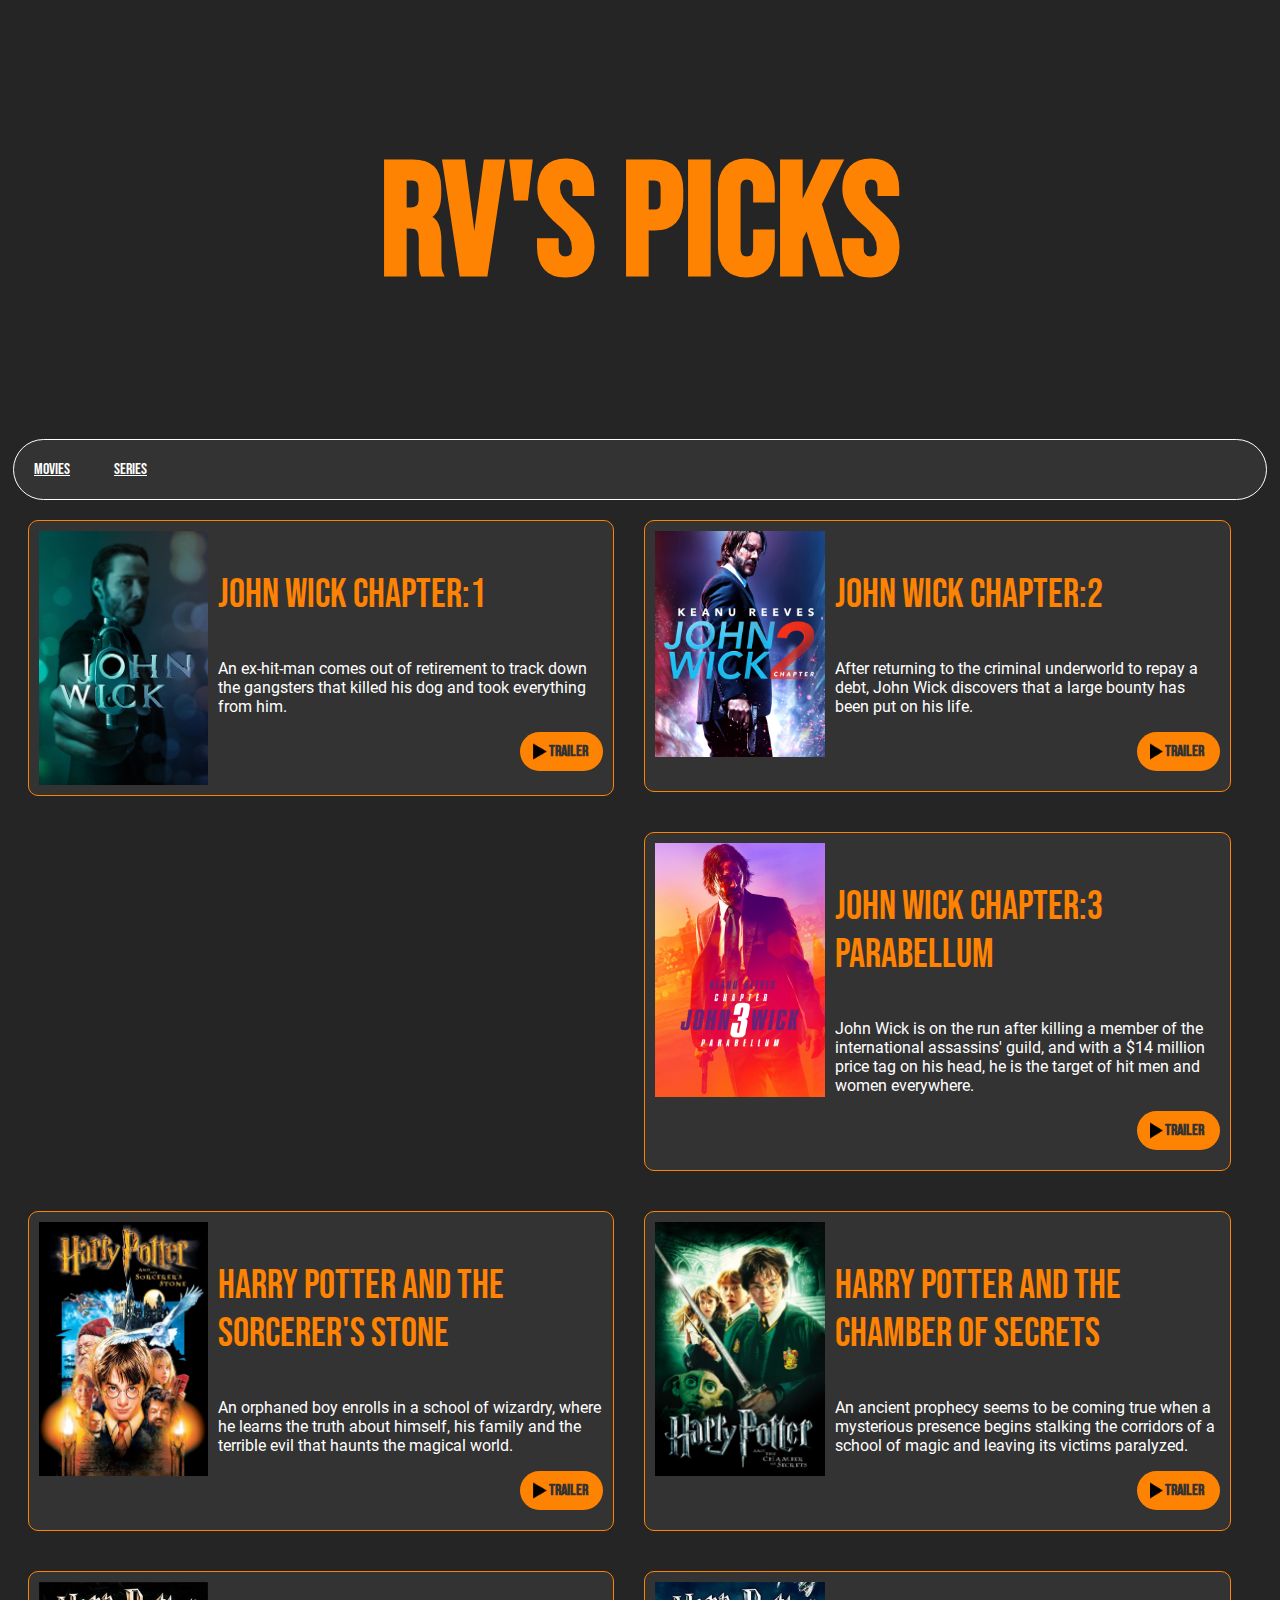
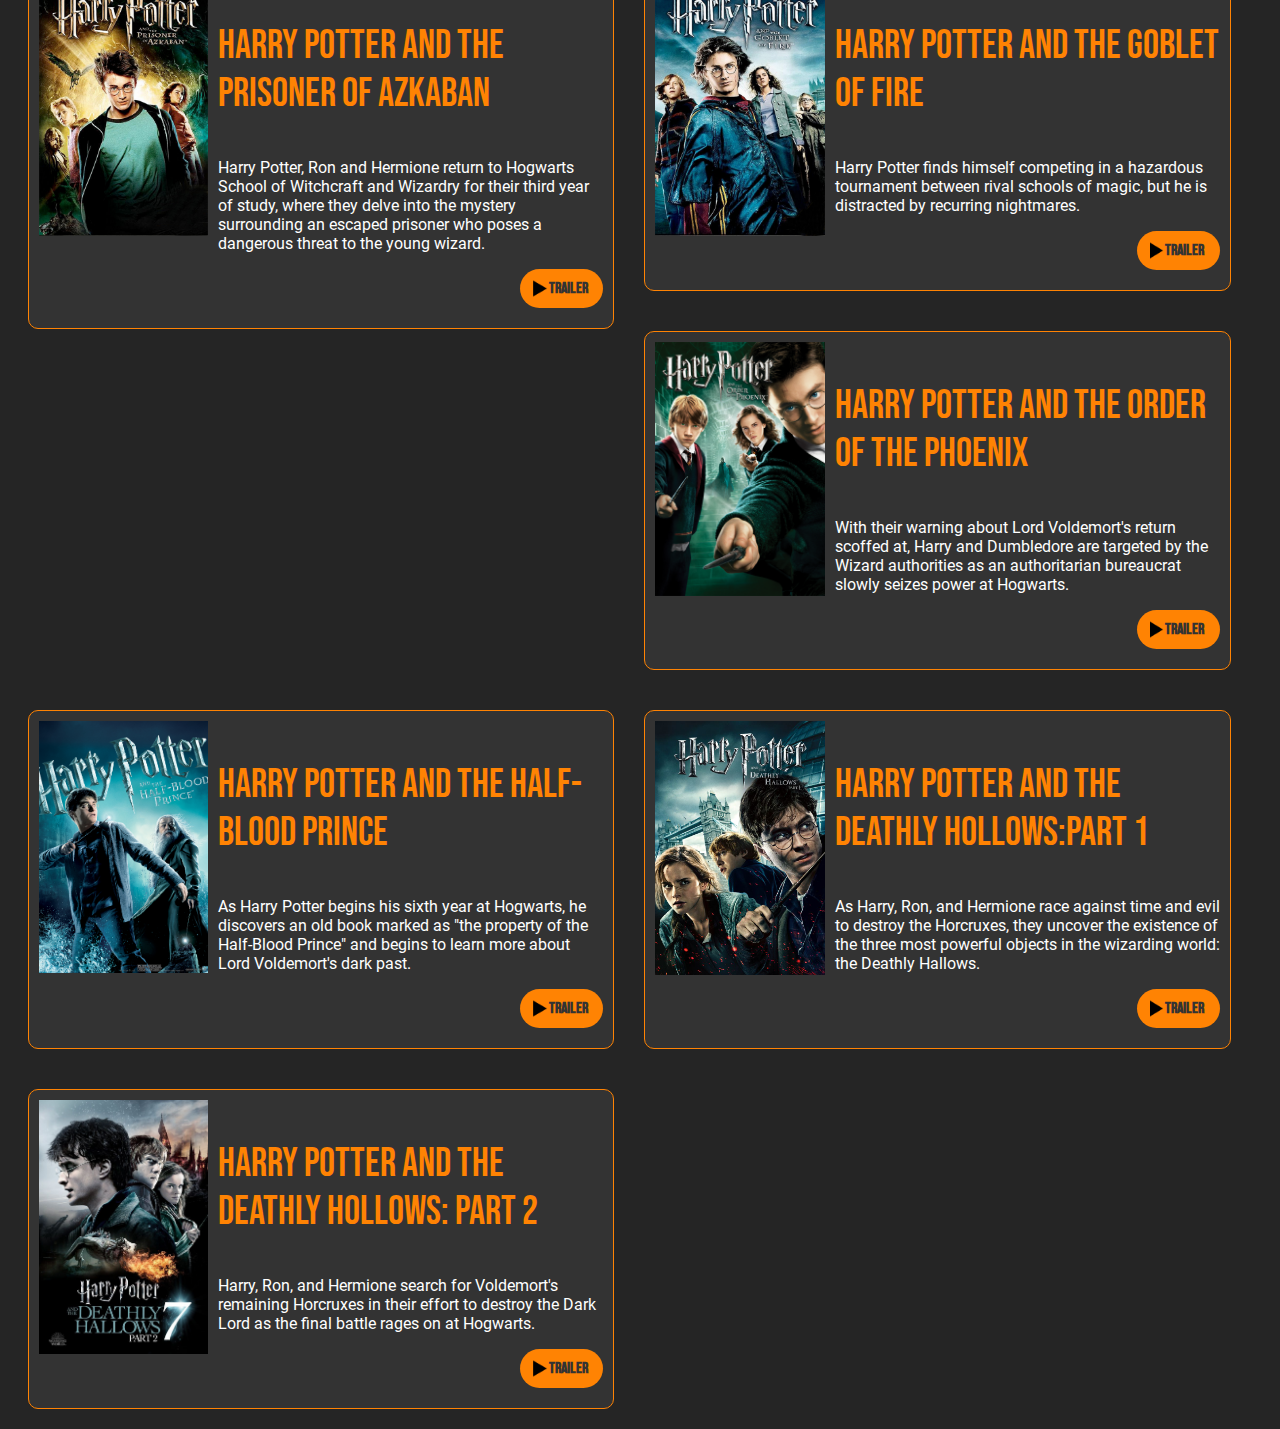
<file: index.html>
<!DOCTYPE html>
<html>
    <head>
        <meta charset="utf-8"/>
        <title>RV's Picks: Movies</title>
        <link href="newstyle.css" rel="stylesheet"/>
    </head>
    <body>
        <div class="header">
            <h1 align="center">RV'S PICKS</h1>
        </div>
        <div class="navbar">
            <a href="index.html">Movies</a>
            <a href="series.html">Series</a>
        </div>

        <div class="big">
            <div class="main">
                <div class="card">
                    <a href="res/johnwick1.jpg" alt="John Wick Chapter:1" target="_blank"><img src="res/johnwick1.jpg"/></a>
                    <p class="title">John Wick Chapter:1</p>
                    <p class="content">An ex-hit-man comes out of retirement to track down the gangsters that killed his dog and took everything from him.</p>
                    <a href="https://www.youtube.com/watch?v=2AUmvWm5ZDQ" target="_blank"><div class="yt-button">
                        <img src="icons/icons8-play-24.png" alt="play">
                        <b>Trailer</b>
                    </div></a>
                </div>
        


                <div class="card">
                    <a href="res/johnwick2.jpg" alt="John Wick Chapter:2" target="_blank"><img src="res/johnwick2.jpg"/></a>
                    <p class="title">John Wick Chapter:2</p>
                    <p class="content">After returning to the criminal underworld to repay a debt, John Wick discovers that a large bounty has been put on his life.</p>
                    <a href="https://www.youtube.com/watch?v=ChpLV9AMqm4" target="_blank"><div class="yt-button">
                        <img src="icons/icons8-play-24.png" alt="play">
                        <b>Trailer</b>
                    </div></a>
                </div>
            </div>

            <div class="main">
                <div class="card">
                    <a href="res/johnwick3.jpg" alt="John Wick Chapter:3 Parabellum" target="_blank"><img src="res/johnwick3.jpg"/></a>
                    <p class="title">John Wick Chapter:3 Parabellum</p>
                    <p class="content">John Wick is on the run after killing a member of the international assassins' guild, and with a $14 million price tag on his head, he is the target of hit men and women everywhere.</p>
                    <a href="https://www.youtube.com/watch?v=M7XM597XO94" target="_blank"><div class="yt-button">
                        <img src="icons/icons8-play-24.png" alt="play">
                        <b>Trailer</b>
                    </div></a>
                </div>
                <div class="card">
                    <a href="res/harrypotter1.jpg" alt="harry potter 1" target="_blank"><img src="res/harrypotter1.jpg"/></a>
                    <p class="title">Harry Potter and the Sorcerer's Stone</p>
                    <p class="content">An orphaned boy enrolls in a school of wizardry, where he learns the truth about himself, his family and the terrible evil that haunts the magical world.</p>
                    <a href="https://www.youtube.com/watch?v=VyHV0BRtdxo" target="_blank"><div class="yt-button">
                        <img src="icons/icons8-play-24.png" alt="play">
                        <b>Trailer</b>
                    </div></a>
                </div>
            </div>

            <div class="main">
                <div class="card">
                    <a href="res/harrypotter2.jpg" alt="harry potter 2" target="_blank"><img src="res/harrypotter2.jpg"/></a>
                    <p class="title">Harry Potter and the Chamber of Secrets</p>
                    <p class="content">An ancient prophecy seems to be coming true when a mysterious presence begins stalking the corridors of a school of magic and leaving its victims paralyzed.</p>
                    <a href="https://www.youtube.com/watch?v=1bq0qff4iF8" target="_blank"><div class="yt-button">
                        <img src="icons/icons8-play-24.png" alt="play">
                        <b>Trailer</b>
                    </div></a>
                </div>
                <div class="card">
                    <a href="res/harrypotter3.jpg" alt="harry potter 3" target="_blank"><img src="res/harrypotter3.jpg"/></a>
                    <p class="title">Harry Potter and the Prisoner of Azkaban</p>
                    <p class="content">Harry Potter, Ron and Hermione return to Hogwarts School of Witchcraft and Wizardry for their third year of study, where they delve into the mystery surrounding an escaped prisoner who poses a dangerous threat to the young wizard.</p>
                    <a href="https://www.youtube.com/watch?v=lAxgztbYDbs" target="_blank"><div class="yt-button">
                        <img src="icons/icons8-play-24.png" alt="play">
                        <b>Trailer</b>
                    </div></a>
                </div>
            </div>

            <div class="main">
                <div class="card">
                    <a href="res/harrypotter4.jpg" alt="harry potter 4" target="_blank"><img src="res/harrypotter4.jpg"/></a>
                    <p class="title">Harry Potter and the Goblet of Fire</p>
                    <p class="content">Harry Potter finds himself competing in a hazardous tournament between rival schools of magic, but he is distracted by recurring nightmares.</p>
                    <a href="https://www.youtube.com/watch?v=3EGojp4Hh6I" target="_blank"><div class="yt-button">
                        <img src="icons/icons8-play-24.png" alt="play">
                        <b>Trailer</b>
                    </div></a>
                </div>
                <div class="card">
                    <a href="res/harrypotter5.jpg" alt="harry potter 5" target="_blank"><img src="res/harrypotter5.jpg"/></a>
                    <p class="title">Harry Potter and the Order of the Phoenix</p>
                    <p class="content">With their warning about Lord Voldemort's return scoffed at, Harry and Dumbledore are targeted by the Wizard authorities as an authoritarian bureaucrat slowly seizes power at Hogwarts.</p>
                    <a href="https://www.youtube.com/watch?v=y6ZW7KXaXYk" target="_blank"><div class="yt-button">
                        <img src="icons/icons8-play-24.png" alt="play">
                        <b>Trailer</b>
                    </div></a>
                </div>
            </div>

            <div class="main">
                <div class="card">
                    <a href="res/harrypotter6.jpg" alt="Harry potter 6" target="_blank"><img src="res/harrypotter6.jpg"/></a>
                    <p class="title">Harry Potter and the Half-Blood Prince</p>
                    <p class="content">As Harry Potter begins his sixth year at Hogwarts, he discovers an old book marked as "the property of the Half-Blood Prince" and begins to learn more about Lord Voldemort's dark past.</p>
                    <a href="https://www.youtube.com/watch?v=sg81Lts5kYY" target="_blank"><div class="yt-button">
                        <img src="icons/icons8-play-24.png" alt="play">
                        <b>Trailer</b>
                    </div></a>
                </div>
                <div class="card">
                    <a href="res/harrypotter7.jpg" alt="Harry potter 7" target="_blank"><img src="res/harrypotter7.jpg"/></a>
                    <p class="title">Harry Potter and the Deathly Hollows:Part 1</p>
                    <p class="content">As Harry, Ron, and Hermione race against time and evil to destroy the Horcruxes, they uncover the existence of the three most powerful objects in the wizarding world: the Deathly Hallows.</p>
                    <a href="https://www.youtube.com/watch?v=MxqsmsA8y5k" target="_blank"><div class="yt-button">
                        <img src="icons/icons8-play-24.png" alt="play">
                        <b>Trailer</b>
                    </div></a>
                </div>
            </div>

            <div class="main">
                <div class="card">
                    <a href="res/harrypotter8.jpg" alt="Harry potter 8" target="_blank"><img src="res/harrypotter8.jpg"/></a>
                    <p class="title">Harry Potter and the Deathly Hollows: Part 2</p>
                    <p class="content">Harry, Ron, and Hermione search for Voldemort's remaining Horcruxes in their effort to destroy the Dark Lord as the final battle rages on at Hogwarts.</p>
                    <a href="https://www.youtube.com/watch?v=mObK5XD8udk" target="_blank"><div class="yt-button">
                        <img src="icons/icons8-play-24.png" alt="play">
                        <b>Trailer</b>
                    </div></a>
                </div>
            </div>
        </div>
    </body>
</html>
</file>
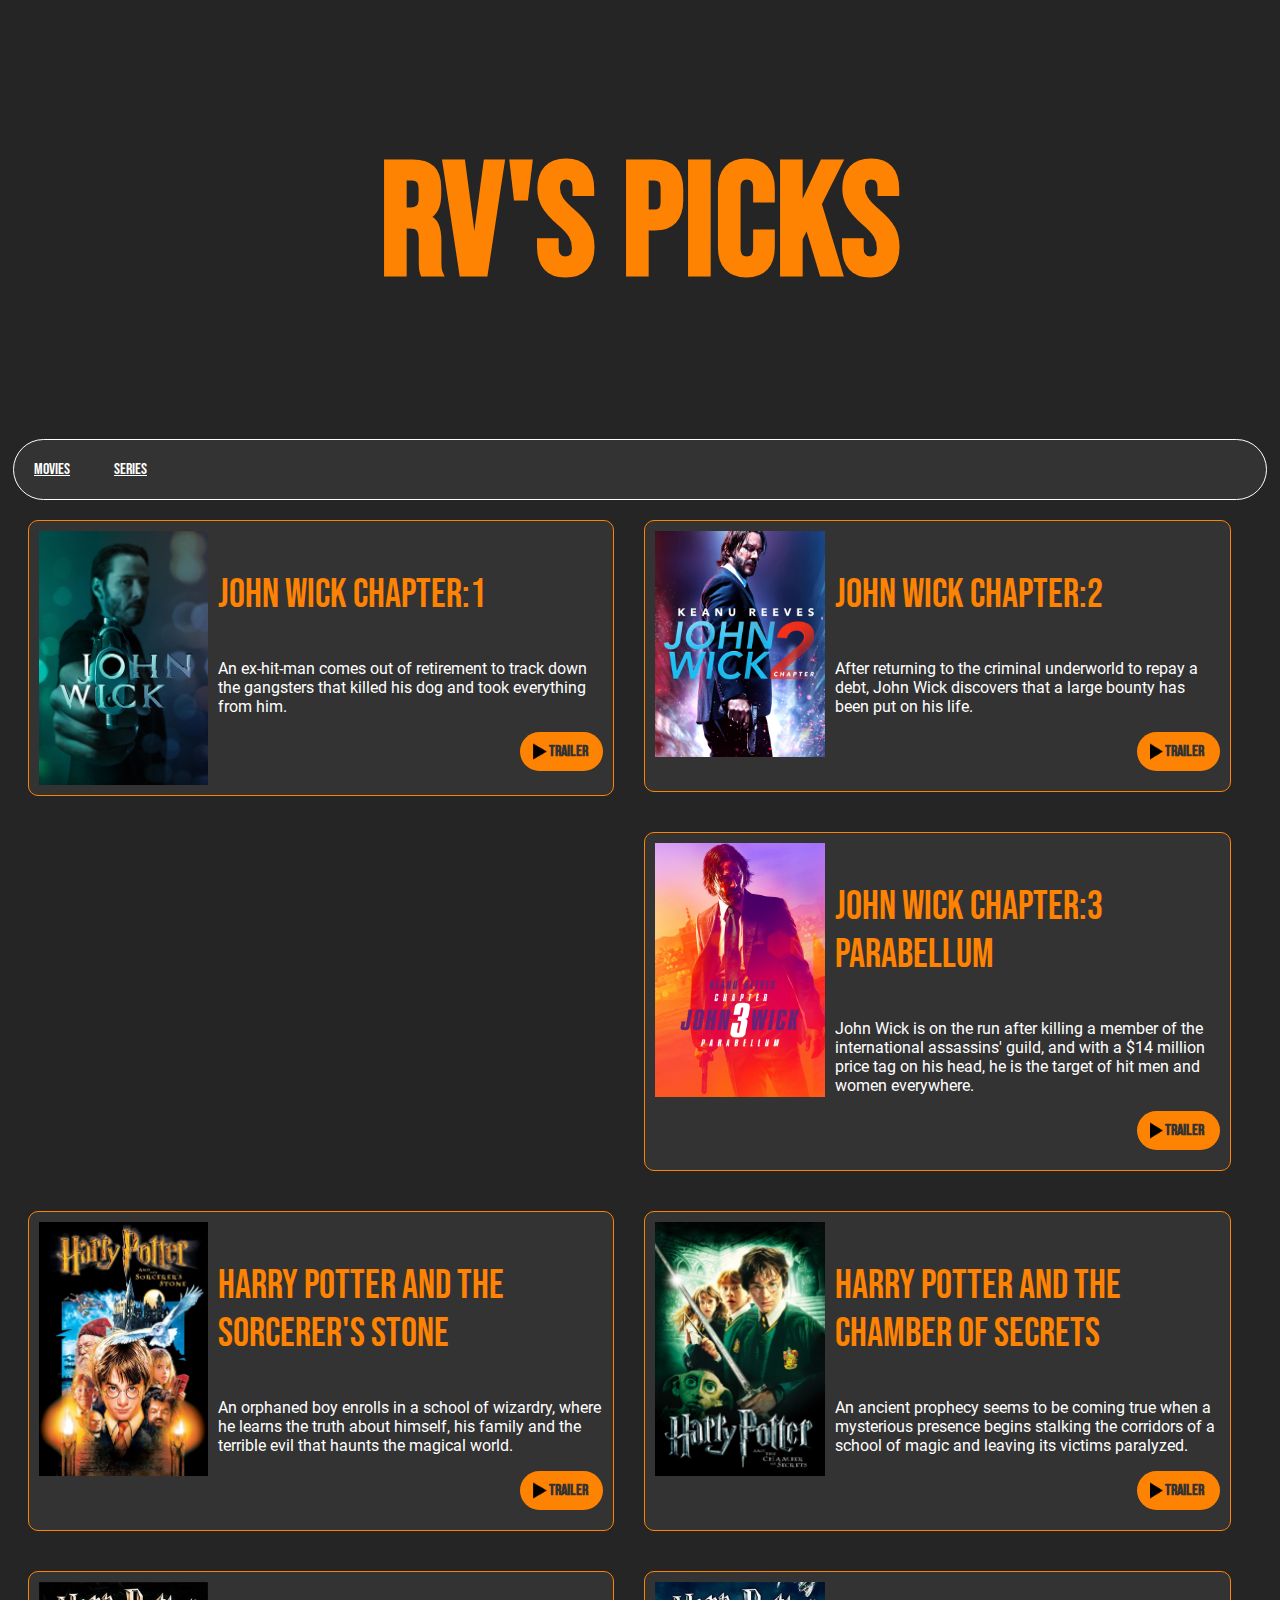
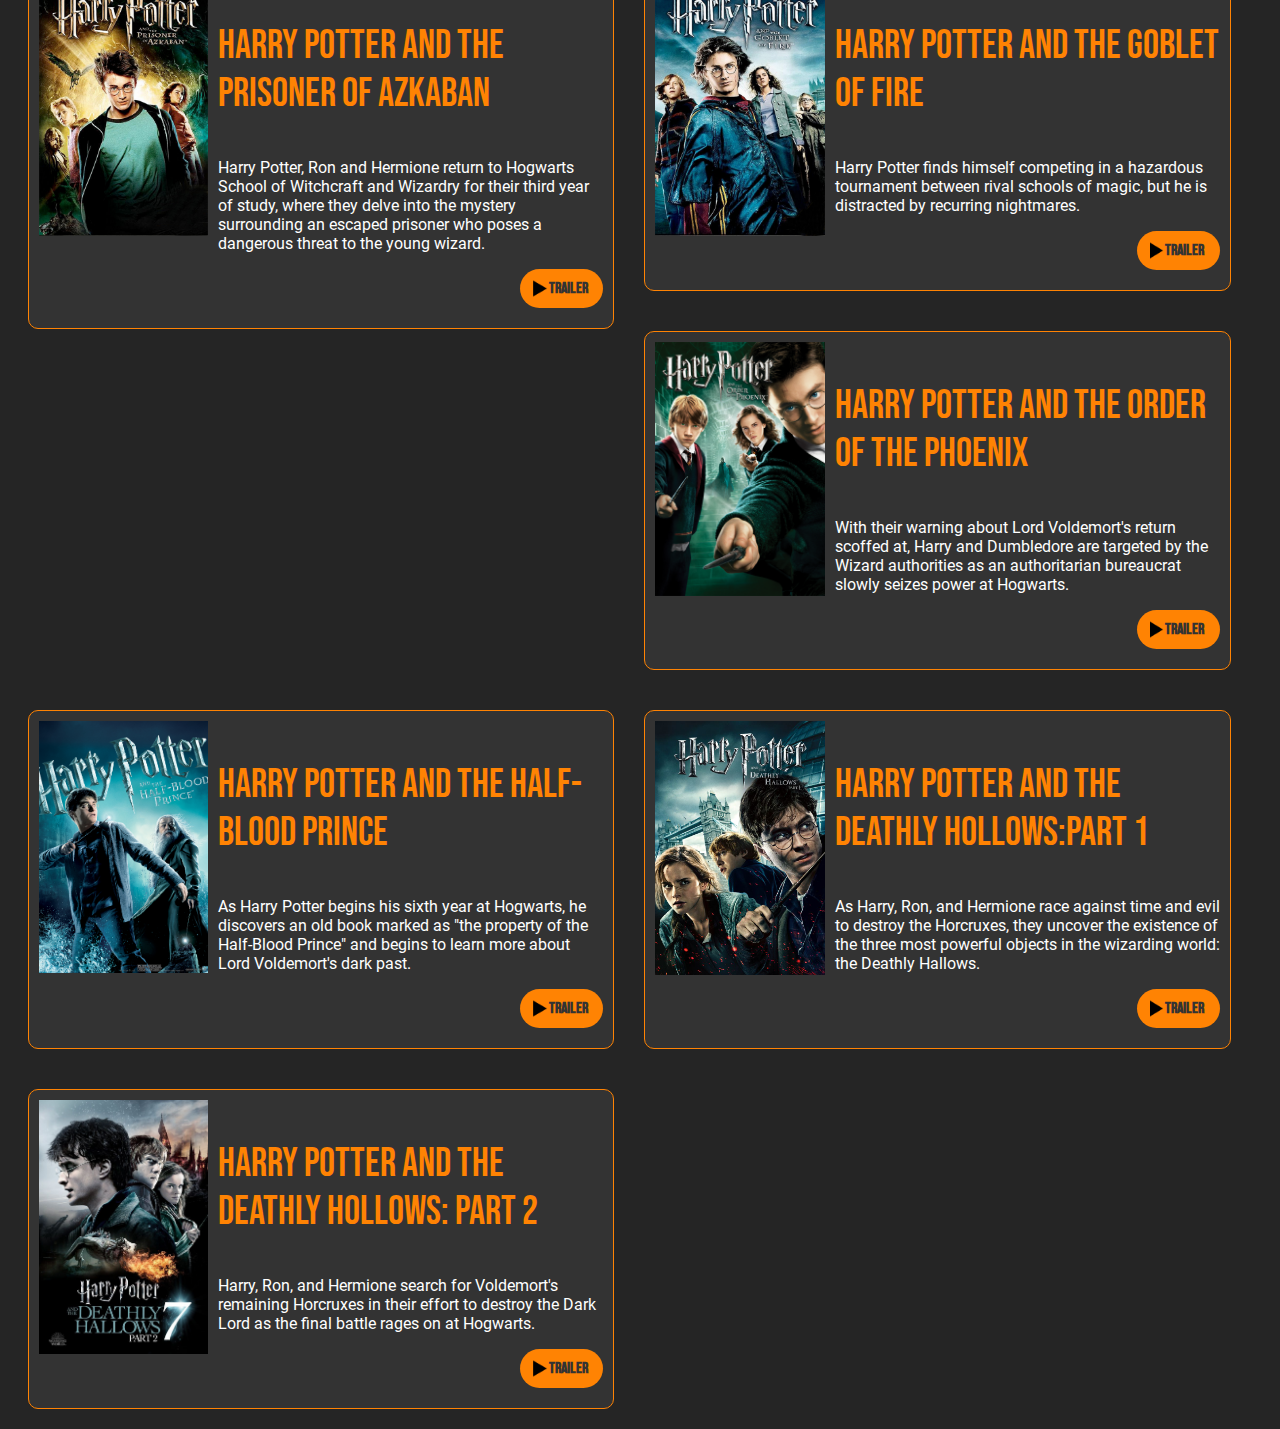
<file: movies.html>
<!DOCTYPE html>
<html>
    <head>
        <meta charset="utf-8"/>
        <title>RV's Picks: Movies</title>
        <link href="newstyle.css" rel="stylesheet"/>
    </head>
    <body>
        <div class="header">
            <h1 align="center">RV'S PICKS</h1>
        </div>
        <div class="navbar">
            <a href="movies.html">Movies</a>
            <a href="series.html">Series</a>
        </div>


        <div class="card">
            <a href="res/johnwick1.jpg" alt="John Wick Chapter:1" target="_blank"><img src="res/johnwick1.jpg" width="200" height="300"/></a>
            <p class="title">John Wick Chapter:1</p>
            <p class="content">An ex-hit-man comes out of retirement to track down the gangsters that killed his dog and took everything from him.</p>
            <a href="https://www.youtube.com/watch?v=2AUmvWm5ZDQ" target="_blank"><div class="yt-button">
                <img src="icons/icons8-play-24.png" alt="play">
                <b>Trailer</b>
            </div></a>
        </div>


        <div class="card">
            <a href="res/johnwick2.jpg" alt="John Wick Chapter:2" target="_blank"><img src="res/johnwick2.jpg" width="200" height="300"/></a>
            <p class="title">John Wick Chapter:2</p>
            <p class="content">After returning to the criminal underworld to repay a debt, John Wick discovers that a large bounty has been put on his life.</p>
            <a href="https://www.youtube.com/watch?v=ChpLV9AMqm4" target="_blank"><div class="yt-button">
                <img src="icons/icons8-play-24.png" alt="play">
                <b>Trailer</b>
            </div></a>
        </div>

        <div class="card">
            <a href="res/johnwick3.jpg" alt="John Wick Chapter:3 Parabellum" target="_blank"><img src="res/johnwick3.jpg" width="200" height="300"/></a>
            <p class="title">John Wick Chapter:3 Parabellum</p>
            <p class="content">John Wick is on the run after killing a member of the international assassins' guild, and with a $14 million price tag on his head, he is the target of hit men and women everywhere.</p>
            <a href="https://www.youtube.com/watch?v=M7XM597XO94" target="_blank"><div class="yt-button">
                <img src="icons/icons8-play-24.png" alt="play">
                <b>Trailer</b>
            </div></a>
        </div>
        <div class="card">
            <a href="res/harrypotter1.jpg" alt="harry potter 1" target="_blank"><img src="res/harrypotter1.jpg" width="200" height="300"/></a>
            <p class="title">Harry Potter and the Sorcerer's Stone</p>
            <p class="content">An orphaned boy enrolls in a school of wizardry, where he learns the truth about himself, his family and the terrible evil that haunts the magical world.</p>
            <a href="https://www.youtube.com/watch?v=VyHV0BRtdxo" target="_blank"><div class="yt-button">
                <img src="icons/icons8-play-24.png" alt="play">
                <b>Trailer</b>
            </div></a>
        </div>
        <div class="card">
            <a href="res/harrypotter2.jpg" alt="harry potter 2" target="_blank"><img src="res/harrypotter2.jpg" width="200" height="300"/></a>
            <p class="title">Harry Potter and the Chamber of Secrets</p>
            <p class="content">An ancient prophecy seems to be coming true when a mysterious presence begins stalking the corridors of a school of magic and leaving its victims paralyzed.</p>
            <a href="https://www.youtube.com/watch?v=1bq0qff4iF8" target="_blank"><div class="yt-button">
                <img src="icons/icons8-play-24.png" alt="play">
                <b>Trailer</b>
            </div></a>
        </div>
        <div class="card">
            <a href="res/harrypotter3.jpg" alt="harry potter 3" target="_blank"><img src="res/harrypotter3.jpg" width="200" height="300"/></a>
            <p class="title">Harry Potter and the Prisoner of Azkaban</p>
            <p class="content">Harry Potter, Ron and Hermione return to Hogwarts School of Witchcraft and Wizardry for their third year of study, where they delve into the mystery surrounding an escaped prisoner who poses a dangerous threat to the young wizard.</p>
            <a href="https://www.youtube.com/watch?v=lAxgztbYDbs" target="_blank"><div class="yt-button">
                <img src="icons/icons8-play-24.png" alt="play">
                <b>Trailer</b>
            </div></a>
        </div>
        <div class="card">
            <a href="res/harrypotter4.jpg" alt="harry potter 4" target="_blank"><img src="res/harrypotter4.jpg" width="200" height="300"/></a>
            <p class="title">Harry Potter and the Goblet of Fire</p>
            <p class="content">Harry Potter finds himself competing in a hazardous tournament between rival schools of magic, but he is distracted by recurring nightmares.</p>
            <a href="https://www.youtube.com/watch?v=3EGojp4Hh6I" target="_blank"><div class="yt-button">
                <img src="icons/icons8-play-24.png" alt="play">
                <b>Trailer</b>
            </div></a>
        </div>
        <div class="card">
            <a href="res/harrypotter5.jpg" alt="harry potter 5" target="_blank"><img src="res/harrypotter5.jpg" width="200" height="300"/></a>
            <p class="title">Harry Potter and the Order of the Phoenix</p>
            <p class="content">With their warning about Lord Voldemort's return scoffed at, Harry and Dumbledore are targeted by the Wizard authorities as an authoritarian bureaucrat slowly seizes power at Hogwarts.</p>
            <a href="https://www.youtube.com/watch?v=y6ZW7KXaXYk" target="_blank"><div class="yt-button">
                <img src="icons/icons8-play-24.png" alt="play">
                <b>Trailer</b>
            </div></a>
        </div>
        <div class="card">
            <a href="res/harrypotter6.jpg" alt="Harry potter 6" target="_blank"><img src="res/harrypotter6.jpg" width="200" height="300"/></a>
            <p class="title">Harry Potter and the Half-Blood Prince</p>
            <p class="content">As Harry Potter begins his sixth year at Hogwarts, he discovers an old book marked as "the property of the Half-Blood Prince" and begins to learn more about Lord Voldemort's dark past.</p>
            <a href="https://www.youtube.com/watch?v=sg81Lts5kYY" target="_blank"><div class="yt-button">
                <img src="icons/icons8-play-24.png" alt="play">
                <b>Trailer</b>
            </div></a>
        </div>
        <div class="card">
            <a href="res/harrypotter7.jpg" alt="Harry potter 7" target="_blank"><img src="res/harrypotter7.jpg" width="200" height="300"/></a>
            <p class="title">Harry Potter and the Deathly Hollows:Part 1</p>
            <p class="content">As Harry, Ron, and Hermione race against time and evil to destroy the Horcruxes, they uncover the existence of the three most powerful objects in the wizarding world: the Deathly Hallows.</p>
            <a href="https://www.youtube.com/watch?v=MxqsmsA8y5k" target="_blank"><div class="yt-button">
                <img src="icons/icons8-play-24.png" alt="play">
                <b>Trailer</b>
            </div></a>
        </div>
        <div class="card">
            <a href="res/harrypotter8.jpg" alt="Harry potter 8" target="_blank"><img src="res/harrypotter8.jpg" width="200" height="300"/></a>
            <p class="title">Harry Potter and the Deathly Hollows: Part 2</p>
            <p class="content">Harry, Ron, and Hermione search for Voldemort's remaining Horcruxes in their effort to destroy the Dark Lord as the final battle rages on at Hogwarts.</p>
            <a href="https://www.youtube.com/watch?v=mObK5XD8udk" target="_blank"><div class="yt-button">
                <img src="icons/icons8-play-24.png" alt="play">
                <b>Trailer</b>
            </div></a>
        </div>
    </body>
</html>
</file>
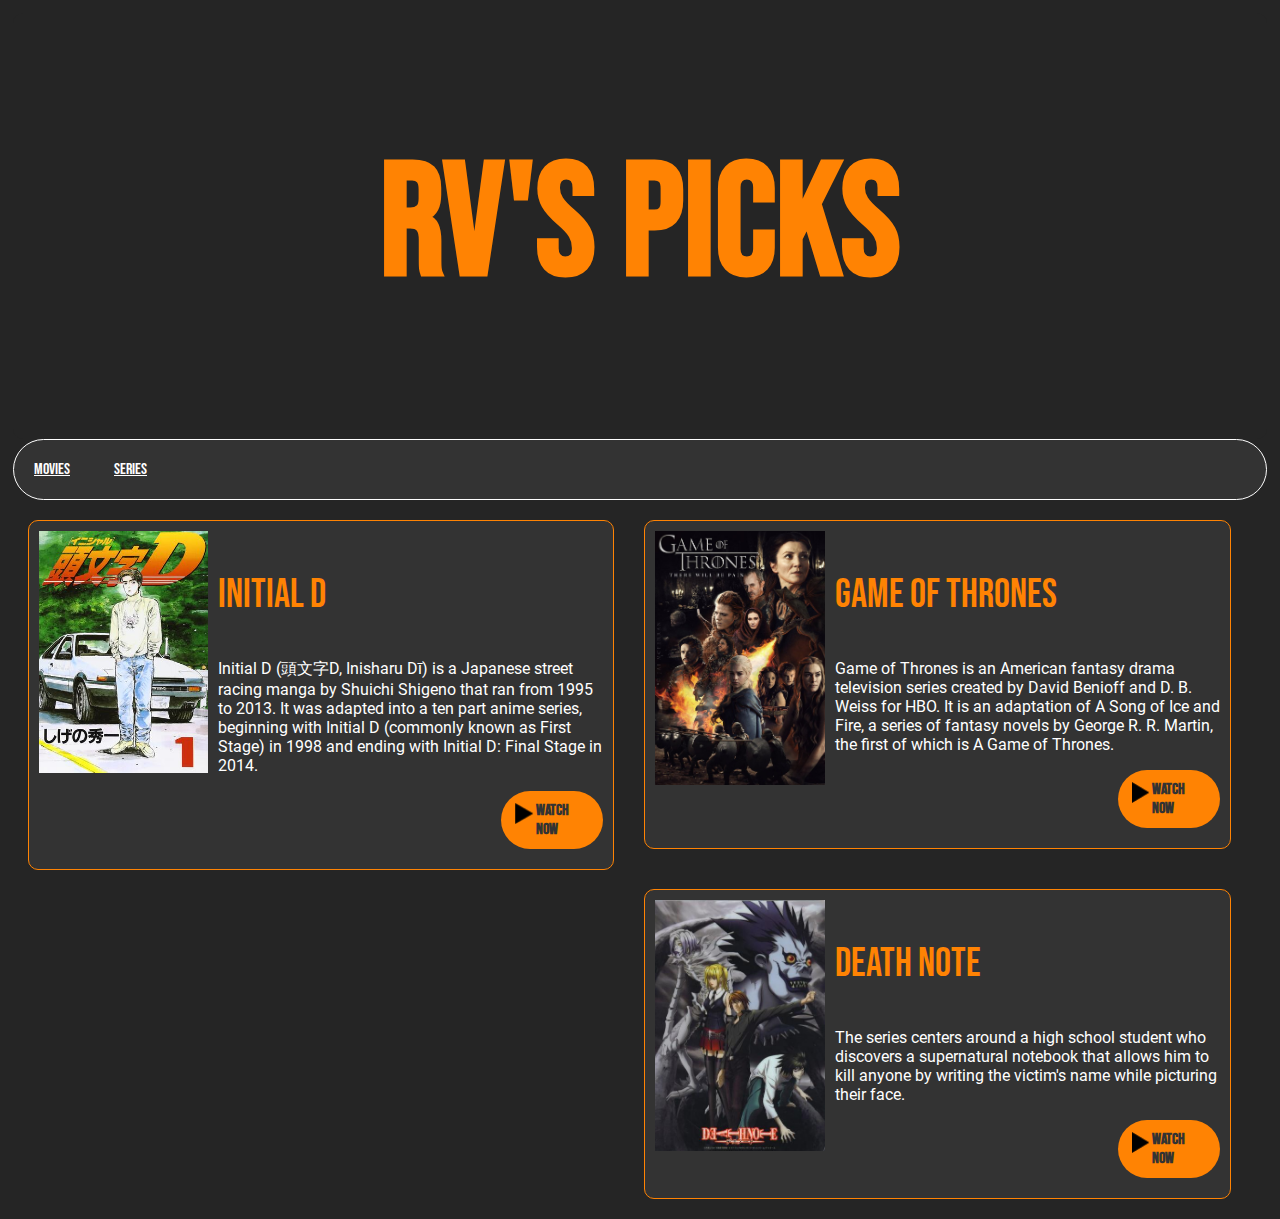
<file: series.html>
<!DOCTYPE html>
<html>
    <head>
        <meta charset="utf-8" />
        <title>RV's Picks: Series</title>
        <link href="newstyle.css" rel="stylesheet"/>
    </head>
    <body>
        <div class="header">
            <!-- <img src="res/couch.png" alt="rvavatar"> -->
            <h1 align="center">RV'S PICKS</h1>
        </div>
        <div class="navbar">
            <a href="movies.html">Movies</a>
            <a href="series.html">Series</a>
        </div>

        <div class="card">
            <a href="res/initiald.jpg" alt="Initial D:First Stage" target="_blank"><img src="res/initiald.jpg" width="200" height="300"/></a>
            <p class="title">Initial D</p>
            <p class="content">Initial D (頭文字D, Inisharu Dī) is a Japanese street racing manga by Shuichi Shigeno that ran from 1995 to 2013. It was adapted into a ten part anime series, beginning with Initial D (commonly known as First Stage) in 1998 and ending with Initial D: Final Stage in 2014.</p>
            <a href="https://simplyaweeb.com/series/?id=initial-d-first-stage-episode-1" target="_blank"><div class="yt-button">
                <img src="icons/icons8-play-24.png" alt="play">
                <b>Watch Now</b>
            </div></a>
        </div>

        <div class="card">
            <a href="res/gameofthrones.jpg" alt="Game of Thrones" target="_blank"><img src="res/gameofthrones.jpg" width="200" height="300"/></a>
            <p class="title">Game of Thrones</p>
            <p class="content">Game of Thrones is an American fantasy drama television series created by David Benioff and D. B. Weiss for HBO. It is an adaptation of A Song of Ice and Fire, a series of fantasy novels by George R. R. Martin, the first of which is A Game of Thrones.</p>
            <a href="https://soap2day.to/TczoxOToiNjJ8fDEwNi4yMDguMjQ0LjI1MyI7.html" target="_blank"><div class="yt-button">
                <img src="icons/icons8-play-24.png" alt="play">
                <b>Watch Now</b>
            </div></a>
        </div>

        <div class="card">
            <a href="res/deathnote.jpg" alt="Death Note series" target="_blank"><img src="res/deathnote.jpg" width="200" height="300"/></a>
            <p class="title">Death Note</p>
            <p class="content">The series centers around a high school student who discovers a supernatural notebook that allows him to kill anyone by writing the victim's name while picturing their face. </p>
            <a href="https://simplyaweeb.com/series/?id=death-note-episode-1" target="_blank"><div class="yt-button">
                <img src="icons/icons8-play-24.png" alt="play">
                <b>Watch Now</b>
            </div></a>
        </div>
    </body>
</html>
</file>
<file: newstyle.css>
body{
    padding:5px;
    background:#252525;
}

@font-face {
    font-family:Bebas;
    src: url("fonts/BebasNeue-Regular.ttf");
}
@font-face {
    font-family:Roboto;
    src: url("fonts/Roboto-Regular.ttf");
}

.header{
    background:#252525;
    color:#ff8303;
    padding:10px;
    border-radius:10px;
    font-family:Bebas;
    font-size:80px;
}
.header img{
    float:left;
    width:100%;
    height:auto;
}
.navbar{
    background:#333;
    overflow:auto;
    border-radius:100px;
    border:1px solid #fff;
}
.navbar a{
    color:white;
    display:inline-block;
    padding:20px;
    text-align:center;
    top:50%;
    left:50%;
    font-family:Bebas;
}
.navbar a:hover{
    color:#ff8303;
}

.card{
    float:left;
    overflow:auto;
    border: 1px solid #ff8303;
    background:#333;
    width:45%;
    height:auto;
    border-radius:10px;
    padding:10px;
    margin-top: 20px;
    margin-left:15px;
    margin-right: 15px;
    margin-bottom:20px;
}
.card img{
    float:left;
    width:30%;
    height:auto;
}


.title{
    float:none;
    font-family: Bebas;
    color:#ff8303;
    font-size: 40px;
    padding-left:10px;
    overflow:hidden;
}
.content{
    float:none;
    padding-left:10px;
    overflow:auto;
    font-family:Roboto,Sans-serif;
    color:#fff;
}

@media only screen and (max-width:1057px){
    .card{
        width:89%;
    }
}

.yt-button{
    font-family:Bebas;
    background:#ff8303;
    color:#333;
    overflow:hidden;
    float:right;
    padding:10px;
    border-radius:100px;
    margin-bottom: 10px;
    padding-right:10px;
}
.watch{
    font-family:Bebas;
    background:#ff8303;
    color:#333;
    overflow:auto;
    float:right;
    padding:10px;
    border-radius:100px;
    margin-bottom: 10px;
    padding:10px;
}
</file>
